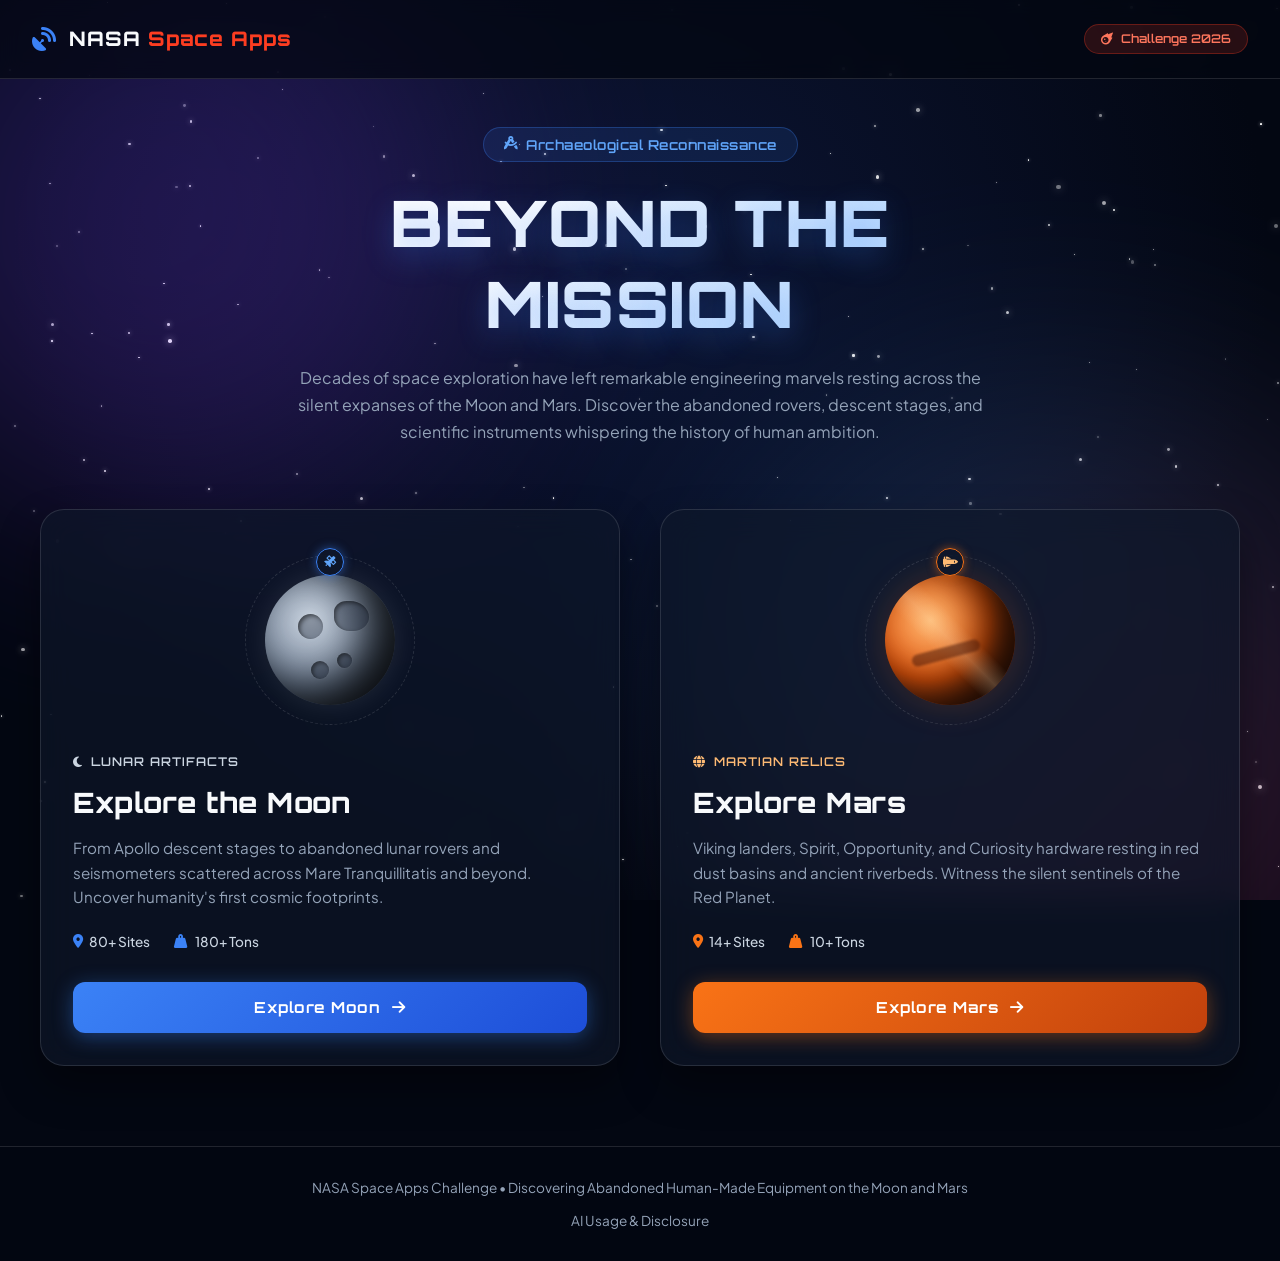
<file: index.html>
﻿<!DOCTYPE html>
<html lang="en">
<head>
    <meta charset="UTF-8">
    <meta name="viewport" content="width=device-width, initial-scale=1.0">
    <title>Beyond the Mission | NASA Space Apps Challenge</title>
    <link rel="stylesheet" href="style.css">
    <link rel="preconnect" href="https://fonts.googleapis.com">
    <link rel="preconnect" href="https://fonts.gstatic.com" crossorigin>
    <link href="https://fonts.googleapis.com/css2?family=Orbitron:wght@400;600;800;900&family=Plus+Jakarta+Sans:wght@300;400;500;600;700&display=swap" rel="stylesheet">
    <link rel="stylesheet" href="https://cdnjs.cloudflare.com/ajax/libs/font-awesome/6.4.0/css/all.min.css">
</head>
<body>
    <div class="space-background">
        <div id="stars"></div>
        <div id="stars2"></div>
        <div id="stars3"></div>
        <div class="nebula nebula-1"></div>
        <div class="nebula nebula-2"></div>
    </div>

    <header class="site-header">
        <div class="nav-container">
            <div class="logo">
                <i class="fa-solid fa-satellite-dish spinning-slow"></i>
                <span>NASA <span class="highlight">Space Apps</span></span>
            </div>
            <div class="nav-badge">
                <i class="fa-solid fa-meteor"></i> Challenge 2026
            </div>
        </div>
    </header>

    <main class="main-content">
        <section class="hero-section">
            <div class="hero-badge">
                <i class="fa-solid fa-compass-drafting"></i> Archaeological Reconnaissance
            </div>
            <h1 class="hero-title">Beyond the Mission</h1>
            <p class="hero-subtitle">
                Decades of space exploration have left remarkable engineering marvels resting across the silent expanses of the Moon and Mars. Discover the abandoned rovers, descent stages, and scientific instruments whispering the history of human ambition.
            </p>
        </section>

        <section class="cards-grid">
            <!-- Moon Card -->
            <div class="planet-card moon-card" data-planet="moon">
                <div class="card-glow"></div>
                <div class="visual-container">
                    <div class="planet-sphere moon-sphere">
                        <div class="crater c1"></div>
                        <div class="crater c2"></div>
                        <div class="crater c3"></div>
                        <div class="crater c4"></div>
                        <div class="surface-texture"></div>
                    </div>
                    <div class="orbit-ring">
                        <div class="orbit-satellite"><i class="fa-solid fa-satellite"></i></div>
                    </div>
                </div>
                <div class="card-content">
                    <div class="card-tag"><i class="fa-solid fa-moon"></i> Lunar Artifacts</div>
                    <h2>Explore the Moon</h2>
                    <p>
                        From Apollo descent stages to abandoned lunar rovers and seismometers scattered across Mare Tranquillitatis and beyond. Uncover humanity's first cosmic footprints.
                    </p>
                    <div class="card-stats">
                        <span><i class="fa-solid fa-location-dot"></i> 80+ Sites</span>
                        <span><i class="fa-solid fa-weight-hanging"></i> 180+ Tons</span>
                    </div>
                    <a href="moon.html" class="explore-btn moon-btn" style="text-decoration: none;">
                        <span>Explore Moon</span>
                        <i class="fa-solid fa-arrow-right"></i>
                    </a>
                </div>
            </div>

            <!-- Mars Card -->
            <div class="planet-card mars-card" data-planet="mars">
                <div class="card-glow"></div>
                <div class="visual-container">
                    <div class="planet-sphere mars-sphere">
                        <div class="mars-dust"></div>
                        <div class="mars-canyon"></div>
                        <div class="surface-texture"></div>
                    </div>
                    <div class="orbit-ring">
                        <div class="orbit-satellite mars-sat"><i class="fa-solid fa-space-shuttle"></i></div>
                    </div>
                </div>
                <div class="card-content">
                    <div class="card-tag"><i class="fa-solid fa-globe"></i> Martian Relics</div>
                    <h2>Explore Mars</h2>
                    <p>
                        Viking landers, Spirit, Opportunity, and Curiosity hardware resting in red dust basins and ancient riverbeds. Witness the silent sentinels of the Red Planet.
                    </p>
                    <div class="card-stats">
                        <span><i class="fa-solid fa-location-dot"></i> 14+ Sites</span>
                        <span><i class="fa-solid fa-weight-hanging"></i> 10+ Tons</span>
                    </div>
                    <a href="mars.html" class="explore-btn mars-btn" style="text-decoration: none;">
                        <span>Explore Mars</span>
                        <i class="fa-solid fa-arrow-right"></i>
                    </a>
                </div>
            </div>
        </section>
    </main>

    <footer class="site-footer">
        <p>NASA Space Apps Challenge &bull; Discovering Abandoned Human-Made Equipment on the Moon and Mars</p>
        <p style="margin-top: 1rem;"><a href="ai-disclosure.html" style="color: var(--text-muted); text-decoration: none;">AI Usage & Disclosure</a></p>
    </footer>

    <script src="script.js"></script>
</body>
</html>
</file>
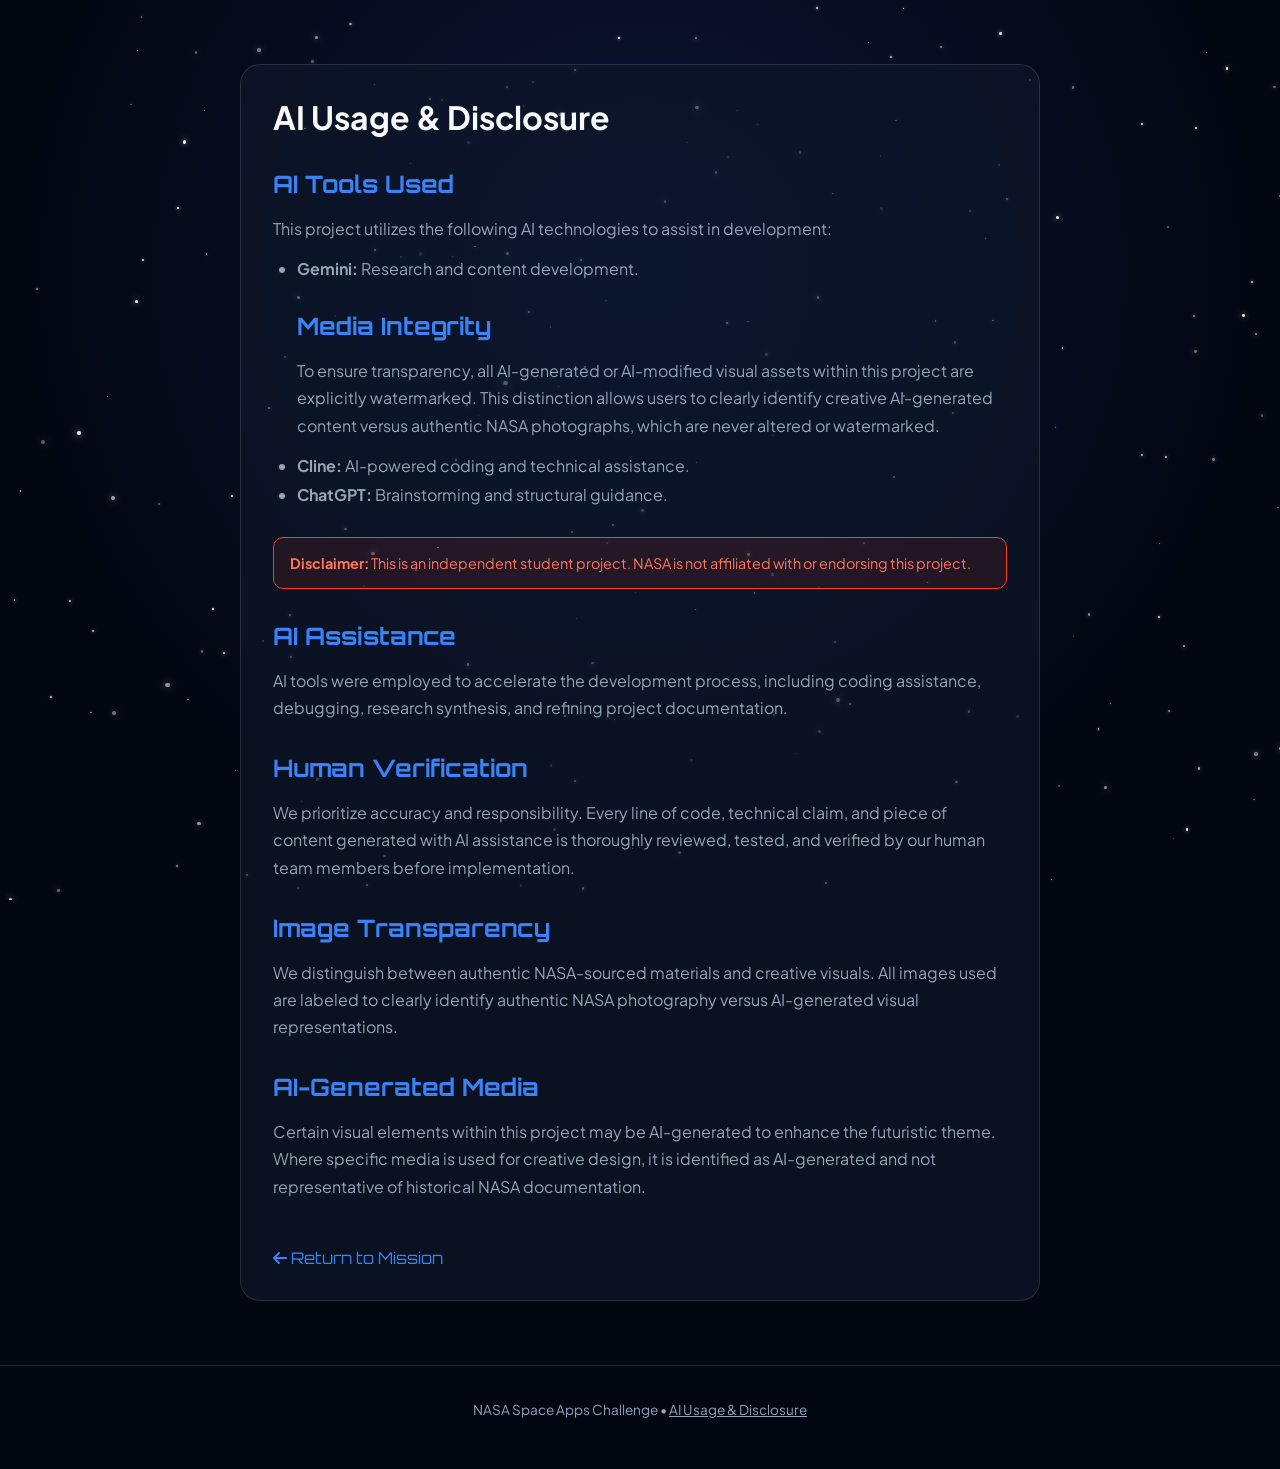
<file: ai-disclosure.html>
<!DOCTYPE html>
<html lang="en">
<head>
    <meta charset="UTF-8">
    <meta name="viewport" content="width=device-width, initial-scale=1.0">
    <title>AI Usage & Disclosure | Space Legacy</title>
    <link rel="stylesheet" href="style.css">
    <link rel="preconnect" href="https://fonts.googleapis.com">
    <link rel="preconnect" href="https://fonts.gstatic.com" crossorigin>
    <link href="https://fonts.googleapis.com/css2?family=Orbitron:wght@400;600;800;900&family=Plus+Jakarta+Sans:wght@300;400;500;600;700&display=swap" rel="stylesheet">
    <link rel="stylesheet" href="https://cdnjs.cloudflare.com/ajax/libs/font-awesome/6.4.0/css/all.min.css">
    <style>
        .disclosure-container {
            max-width: 800px;
            margin: 4rem auto;
            padding: 2rem;
            background: var(--glass-bg);
            border: 1px solid var(--glass-border);
            border-radius: 20px;
            color: var(--text-main);
        }
        h2 { font-family: var(--font-heading); margin: 2rem 0 1rem; color: var(--primary-blue); }
        p { margin-bottom: 1rem; line-height: 1.7; color: var(--text-muted); }
        ul { margin-bottom: 1rem; padding-left: 1.5rem; color: var(--text-muted); }
        li { margin-bottom: 0.5rem; }
        .back-link { display: inline-block; margin-top: 2rem; color: var(--primary-blue); text-decoration: none; font-family: var(--font-heading); }
    </style>
</head>
<body>
    <div class="space-background">
        <div id="stars"></div>
        <div id="stars2"></div>
        <div id="stars3"></div>
    </div>

    <main class="disclosure-container">
        <h1>AI Usage & Disclosure</h1>
        
        <h2>AI Tools Used</h2>
        <p>This project utilizes the following AI technologies to assist in development:</p>
        <ul>
            <li><strong>Gemini:</strong> Research and content development.</li>
        <h2>Media Integrity</h2>
        <p>To ensure transparency, all AI-generated or AI-modified visual assets within this project are explicitly watermarked. This distinction allows users to clearly identify creative AI-generated content versus authentic NASA photographs, which are never altered or watermarked.</p>

            <li><strong>Cline:</strong> AI-powered coding and technical assistance.</li>
            <li><strong>ChatGPT:</strong> Brainstorming and structural guidance.</li>
        </ul>
        <div style="background: rgba(252, 61, 33, 0.1); border: 1px solid var(--nasa-red); padding: 1rem; border-radius: 10px; margin: 2rem 0; font-size: 0.9rem; color: #ff765d;">
            <strong>Disclaimer:</strong> This is an independent student project. NASA is not affiliated with or endorsing this project.
        </div>


        <h2>AI Assistance</h2>
        <p>AI tools were employed to accelerate the development process, including coding assistance, debugging, research synthesis, and refining project documentation.</p>

        <h2>Human Verification</h2>
        <p>We prioritize accuracy and responsibility. Every line of code, technical claim, and piece of content generated with AI assistance is thoroughly reviewed, tested, and verified by our human team members before implementation.</p>

        <h2>Image Transparency</h2>
        <p>We distinguish between authentic NASA-sourced materials and creative visuals. All images used are labeled to clearly identify authentic NASA photography versus AI-generated visual representations.</p>

        <h2>AI-Generated Media</h2>
        <p>Certain visual elements within this project may be AI-generated to enhance the futuristic theme. Where specific media is used for creative design, it is identified as AI-generated and not representative of historical NASA documentation.</p>

        <a href="index.html" class="back-link"><i class="fa-solid fa-arrow-left"></i> Return to Mission</a>
    </main>

    <footer class="site-footer">
        <p>NASA Space Apps Challenge &bull; <a href="ai-disclosure.html" style="color: var(--text-muted);">AI Usage & Disclosure</a></p>
    </footer>

    <script src="script.js"></script>
</body>
</html>
</file>
<file: style.css>
﻿/* CSS Reset & Variables */
* {
    margin: 0;
    padding: 0;
    box-sizing: border-box;
}

:root {
    --bg-deep: #030712;
    --primary-blue: #3b82f6;
    --nasa-blue: #0b3d91;
    --nasa-red: #fc3d21;
    --moon-accent: #e2e8f0;
    --mars-accent: #f97316;
    --glass-bg: rgba(15, 23, 42, 0.65);
    --glass-border: rgba(255, 255, 255, 0.12);
    --glass-border-hover: rgba(59, 130, 246, 0.5);
    --text-main: #f8fafc;
    --text-muted: #94a3b8;
    --font-heading: "Orbitron", sans-serif;
    --font-body: "Plus Jakarta Sans", sans-serif;
}

body {
    background-color: var(--bg-deep);
    color: var(--text-main);
    font-family: var(--font-body);
    min-height: 100vh;
    overflow-x: hidden;
    position: relative;
    display: flex;
    flex-direction: column;
}

.space-background {
    position: fixed;
    top: 0;
    left: 0;
    width: 100%;
    height: 100%;
    z-index: -1;
    overflow: hidden;
    background: radial-gradient(circle at 50% 30%, #0c1535 0%, #030712 70%);
}

#stars, #stars2, #stars3 {
    position: absolute;
    top: 0;
    left: 0;
    right: 0;
    bottom: 0;
    width: 100%;
    height: 100%;
    display: block;
}

.nebula {
    position: absolute;
    border-radius: 50%;
    filter: blur(120px);
    opacity: 0.25;
    pointer-events: none;
}

.nebula-1 {
    width: 600px;
    height: 600px;
    background: linear-gradient(135deg, #4f46e5, #9333ea);
    top: -10%;
    left: -10%;
    animation: floatNebula 20s ease-in-out infinite alternate;
}

.nebula-2 {
    width: 700px;
    height: 700px;
    background: linear-gradient(135deg, #0284c7, #e11d48);
    bottom: -20%;
    right: -10%;
    animation: floatNebula 25s ease-in-out infinite alternate-reverse;
}

@keyframes floatNebula {
    0% { transform: translate(0, 0) scale(1); }
    100% { transform: translate(50px, 40px) scale(1.1); }
}

.site-header {
    width: 100%;
    padding: 1.5rem 2rem;
    border-bottom: 1px solid var(--glass-border);
    backdrop-filter: blur(10px);
    background: rgba(3, 7, 18, 0.75);
    position: sticky;
    top: 0;
    z-index: 100;
}

.nav-container {
    max-width: 1300px;
    margin: 0 auto;
    display: flex;
    justify-content: space-between;
    align-items: center;
}

.logo {
    display: flex;
    align-items: center;
    gap: 0.75rem;
    font-family: var(--font-heading);
    font-weight: 800;
    font-size: 1.25rem;
    letter-spacing: 1px;
}

.logo i {
    color: var(--primary-blue);
    font-size: 1.5rem;
}

.logo .highlight {
    color: var(--nasa-red);
}

.spinning-slow {
    animation: spin 12s linear infinite;
}

@keyframes spin {
    from { transform: rotate(0deg); }
    to { transform: rotate(360deg); }
}

.nav-badge {
    background: rgba(252, 61, 33, 0.15);
    border: 1px solid rgba(252, 61, 33, 0.3);
    padding: 0.4rem 1rem;
    border-radius: 50px;
    font-family: var(--font-heading);
    font-size: 0.75rem;
    font-weight: 600;
    color: #ff765d;
    display: flex;
    align-items: center;
    gap: 0.5rem;
}

.main-content {
    flex: 1;
    max-width: 1300px;
    width: 100%;
    margin: 0 auto;
    padding: 3rem 2rem 5rem 2rem;
    display: flex;
    flex-direction: column;
    align-items: center;
    gap: 3rem;
}

.hero-section {
    text-align: center;
    max-width: 800px;
    display: flex;
    flex-direction: column;
    align-items: center;
    gap: 1.25rem;
    animation: fadeInDown 1s ease-out;
}

.hero-badge {
    background: rgba(59, 130, 246, 0.12);
    border: 1px solid rgba(59, 130, 246, 0.3);
    color: #60a5fa;
    padding: 0.5rem 1.25rem;
    border-radius: 50px;
    font-size: 0.85rem;
    font-weight: 600;
    font-family: var(--font-heading);
    letter-spacing: 0.5px;
    display: flex;
    align-items: center;
    gap: 0.5rem;
}

.hero-title {
    font-family: var(--font-heading);
    font-size: clamp(2.5rem, 5vw, 4.5rem);
    font-weight: 900;
    background: linear-gradient(135deg, #ffffff 30%, #93c5fd 100%);
    -webkit-background-clip: text;
    -webkit-text-fill-color: transparent;
    letter-spacing: 1.5px;
    text-transform: uppercase;
    text-shadow: 0 10px 30px rgba(59, 130, 246, 0.3);
}

.hero-subtitle {
    color: var(--text-muted);
    font-size: clamp(1rem, 1.2vw, 1.2rem);
    line-height: 1.7;
    max-width: 700px;
}

@keyframes fadeInDown {
    from { opacity: 0; transform: translateY(-20px); }
    to { opacity: 1; transform: translateY(0); }
}

.cards-grid {
    display: grid;
    grid-template-columns: repeat(auto-fit, minmax(340px, 1fr));
    gap: 2.5rem;
    width: 100%;
    max-width: 1200px;
    margin-top: 1rem;
}

.planet-card {
    background: var(--glass-bg);
    border: 1px solid var(--glass-border);
    border-radius: 24px;
    padding: 2.5rem 2rem 2rem 2rem;
    position: relative;
    overflow: hidden;
    backdrop-filter: blur(16px);
    -webkit-backdrop-filter: blur(16px);
    display: flex;
    flex-direction: column;
    align-items: center;
    transition: all 0.4s cubic-bezier(0.16, 1, 0.3, 1);
    box-shadow: 0 20px 40px rgba(0, 0, 0, 0.4);
}

.planet-card:hover {
    transform: translateY(-8px);
    border-color: var(--glass-border-hover);
    box-shadow: 0 30px 60px rgba(11, 61, 145, 0.25);
}

.card-glow {
    position: absolute;
    top: 0;
    left: 50%;
    transform: translateX(-50%);
    width: 150px;
    height: 150px;
    border-radius: 50%;
    filter: blur(50px);
    opacity: 0.15;
    pointer-events: none;
    transition: opacity 0.4s ease;
}

.moon-card:hover .card-glow {
    background: #e2e8f0;
    opacity: 0.25;
}

.mars-card:hover .card-glow {
    background: #f97316;
    opacity: 0.3;
}

.visual-container {
    width: 100%;
    height: 180px;
    position: relative;
    display: flex;
    justify-content: center;
    align-items: center;
    margin-bottom: 1.5rem;
}

.planet-sphere {
    width: 130px;
    height: 130px;
    border-radius: 50%;
    position: relative;
    box-shadow: inset -25px -15px 40px rgba(0, 0, 0, 0.8), 0 0 30px rgba(255, 255, 255, 0.1);
    animation: floatPlanet 6s ease-in-out infinite alternate;
}

@keyframes floatPlanet {
    0% { transform: translateY(0px) rotate(0deg); }
    100% { transform: translateY(-10px) rotate(3deg); }
}

.moon-sphere {
    background: radial-gradient(circle at 35% 35%, #cbd5e1 0%, #64748b 60%, #1e293b 100%);
}

.crater {
    position: absolute;
    border-radius: 50%;
    background: rgba(15, 23, 42, 0.35);
    box-shadow: inset 2px 2px 4px rgba(0, 0, 0, 0.5), 0 0 2px rgba(255, 255, 255, 0.1);
}

.c1 { width: 25px; height: 25px; top: 30%; left: 25%; }
.c2 { width: 15px; height: 15px; top: 60%; left: 55%; }
.c3 { width: 35px; height: 30px; top: 20%; right: 20%; border-radius: 40% 60% 50% 50%; }
.c4 { width: 18px; height: 18px; bottom: 20%; left: 35%; }

.mars-sphere {
    background: radial-gradient(circle at 35% 35%, #fdba74 0%, #ea580c 50%, #7c2d12 90%, #431407 100%);
    box-shadow: inset -25px -15px 40px rgba(0, 0, 0, 0.85), 0 0 35px rgba(249, 115, 22, 0.2);
}

.mars-dust {
    position: absolute;
    width: 100%;
    height: 100%;
    border-radius: 50%;
    background: linear-gradient(45deg, transparent 40%, rgba(254, 215, 170, 0.25) 50%, transparent 60%);
    animation: rotateDust 15s linear infinite;
}

@keyframes rotateDust {
    from { transform: rotate(0deg); }
    to { transform: rotate(360deg); }
}

.mars-canyon {
    position: absolute;
    width: 70px;
    height: 12px;
    background: rgba(67, 20, 7, 0.5);
    border-radius: 10px;
    top: 55%;
    left: 20%;
    transform: rotate(-15deg);
    filter: blur(1px);
}

.orbit-ring {
    position: absolute;
    width: 170px;
    height: 170px;
    border: 1px dashed rgba(255, 255, 255, 0.12);
    border-radius: 50%;
    animation: spinOrbit 20s linear infinite;
}

@keyframes spinOrbit {
    from { transform: rotate(0deg); }
    to { transform: rotate(360deg); }
}

.orbit-satellite {
    position: absolute;
    top: -8px;
    left: 50%;
    transform: translateX(-50%);
    background: rgba(15, 23, 42, 0.9);
    border: 1px solid var(--primary-blue);
    color: #60a5fa;
    width: 28px;
    height: 28px;
    border-radius: 50%;
    display: flex;
    justify-content: center;
    align-items: center;
    font-size: 0.75rem;
    box-shadow: 0 0 10px rgba(59, 130, 246, 0.5);
}

.mars-sat {
    border-color: var(--mars-accent);
    color: #fdba74;
    box-shadow: 0 0 10px rgba(249, 115, 22, 0.5);
}

.card-content {
    width: 100%;
    display: flex;
    flex-direction: column;
    align-items: flex-start;
    gap: 1rem;
}

.card-tag {
    font-family: var(--font-heading);
    font-size: 0.75rem;
    font-weight: 600;
    text-transform: uppercase;
    letter-spacing: 1px;
    display: flex;
    align-items: center;
    gap: 0.5rem;
}

.moon-card .card-tag { color: #cbd5e1; }
.mars-card .card-tag { color: #fdba74; }

.card-content h2 {
    font-family: var(--font-heading);
    font-size: 1.75rem;
    font-weight: 800;
    letter-spacing: 0.5px;
}

.card-content p {
    color: var(--text-muted);
    font-size: 0.95rem;
    line-height: 1.6;
}

.card-stats {
    display: flex;
    gap: 1.5rem;
    margin: 0.5rem 0;
    font-size: 0.85rem;
    color: #cbd5e1;
    font-weight: 500;
}

.card-stats span {
    display: flex;
    align-items: center;
    gap: 0.4rem;
}

.card-stats i {
    color: var(--primary-blue);
}

.mars-card .card-stats i {
    color: var(--mars-accent);
}

.explore-btn {
    width: 100%;
    padding: 1rem;
    border-radius: 12px;
    font-family: var(--font-heading);
    font-weight: 700;
    font-size: 0.95rem;
    letter-spacing: 0.5px;
    cursor: pointer;
    display: flex;
    justify-content: center;
    align-items: center;
    gap: 0.75rem;
    transition: all 0.3s ease;
    border: none;
    margin-top: 0.5rem;
}

.moon-btn {
    background: linear-gradient(135deg, #3b82f6, #1d4ed8);
    color: white;
    box-shadow: 0 4px 20px rgba(59, 130, 246, 0.4);
}

.moon-btn:hover {
    background: linear-gradient(135deg, #60a5fa, #2563eb);
    box-shadow: 0 6px 25px rgba(59, 130, 246, 0.6);
    transform: translateY(-2px);
}

.mars-btn {
    background: linear-gradient(135deg, #f97316, #c2410c);
    color: white;
    box-shadow: 0 4px 20px rgba(249, 115, 22, 0.4);
}

.mars-btn:hover {
    background: linear-gradient(135deg, #fb923c, #ea580c);
    box-shadow: 0 6px 25px rgba(249, 115, 22, 0.6);
    transform: translateY(-2px);
}

.explore-btn i {
    transition: transform 0.3s ease;
}

.explore-btn:hover i {
    transform: translateX(5px);
}

.site-footer {
    width: 100%;
    padding: 2rem;
    text-align: center;
    border-top: 1px solid var(--glass-border);
    background: rgba(3, 7, 18, 0.8);
    color: var(--text-muted);
    font-size: 0.85rem;
}

.modal-overlay {
    position: fixed;
    top: 0;
    left: 0;
    width: 100%;
    height: 100%;
    background: rgba(3, 7, 18, 0.85);
    backdrop-filter: blur(8px);
    display: flex;
    justify-content: center;
    align-items: center;
    z-index: 1000;
    opacity: 0;
    visibility: hidden;
    transition: all 0.3s ease;
}

.modal-overlay.active {
    opacity: 1;
    visibility: visible;
}

.modal-card {
    background: #0f172a;
    border: 1px solid var(--glass-border-hover);
    border-radius: 24px;
    padding: 2.5rem;
    max-width: 450px;
    width: 90%;
    text-align: center;
    display: flex;
    flex-direction: column;
    align-items: center;
    gap: 1.25rem;
    box-shadow: 0 25px 50px rgba(0, 0, 0, 0.7);
    transform: scale(0.9);
    transition: transform 0.3s cubic-bezier(0.16, 1, 0.3, 1);
}

.modal-overlay.active .modal-card {
    transform: scale(1);
}

.modal-icon {
    width: 60px;
    height: 60px;
    border-radius: 50%;
    background: rgba(59, 130, 246, 0.15);
    color: var(--primary-blue);
    font-size: 1.5rem;
    display: flex;
    justify-content: center;
    align-items: center;
    border: 1px solid rgba(59, 130, 246, 0.3);
}

.modal-card h3 {
    font-family: var(--font-heading);
    font-size: 1.5rem;
    font-weight: 700;
}

.modal-card p {
    color: var(--text-muted);
    font-size: 0.95rem;
    line-height: 1.6;
}

.modal-close-btn {
    background: var(--primary-blue);
    color: white;
    border: none;
    padding: 0.75rem 1.5rem;
    border-radius: 10px;
    font-family: var(--font-heading);
    font-weight: 600;
    font-size: 0.9rem;
    cursor: pointer;
    transition: background 0.2s ease;
    width: 100%;
}

.modal-close-btn:hover {
    background: #2563eb;
}

@media (max-width: 768px) {
    .site-header {
        padding: 1rem;
    }

    .main-content {
        padding: 2rem 1rem 3rem 1rem;
        gap: 2rem;
    }

    .cards-grid {
        grid-template-columns: 1fr;
        gap: 2rem;
    }

    .planet-card {
        padding: 2rem 1.5rem 1.5rem 1.5rem;
    }
}
#nasaGalleryContainer {
    height: auto !important;
    min-height: 400px;
    overflow: visible !important;
}
</file>
